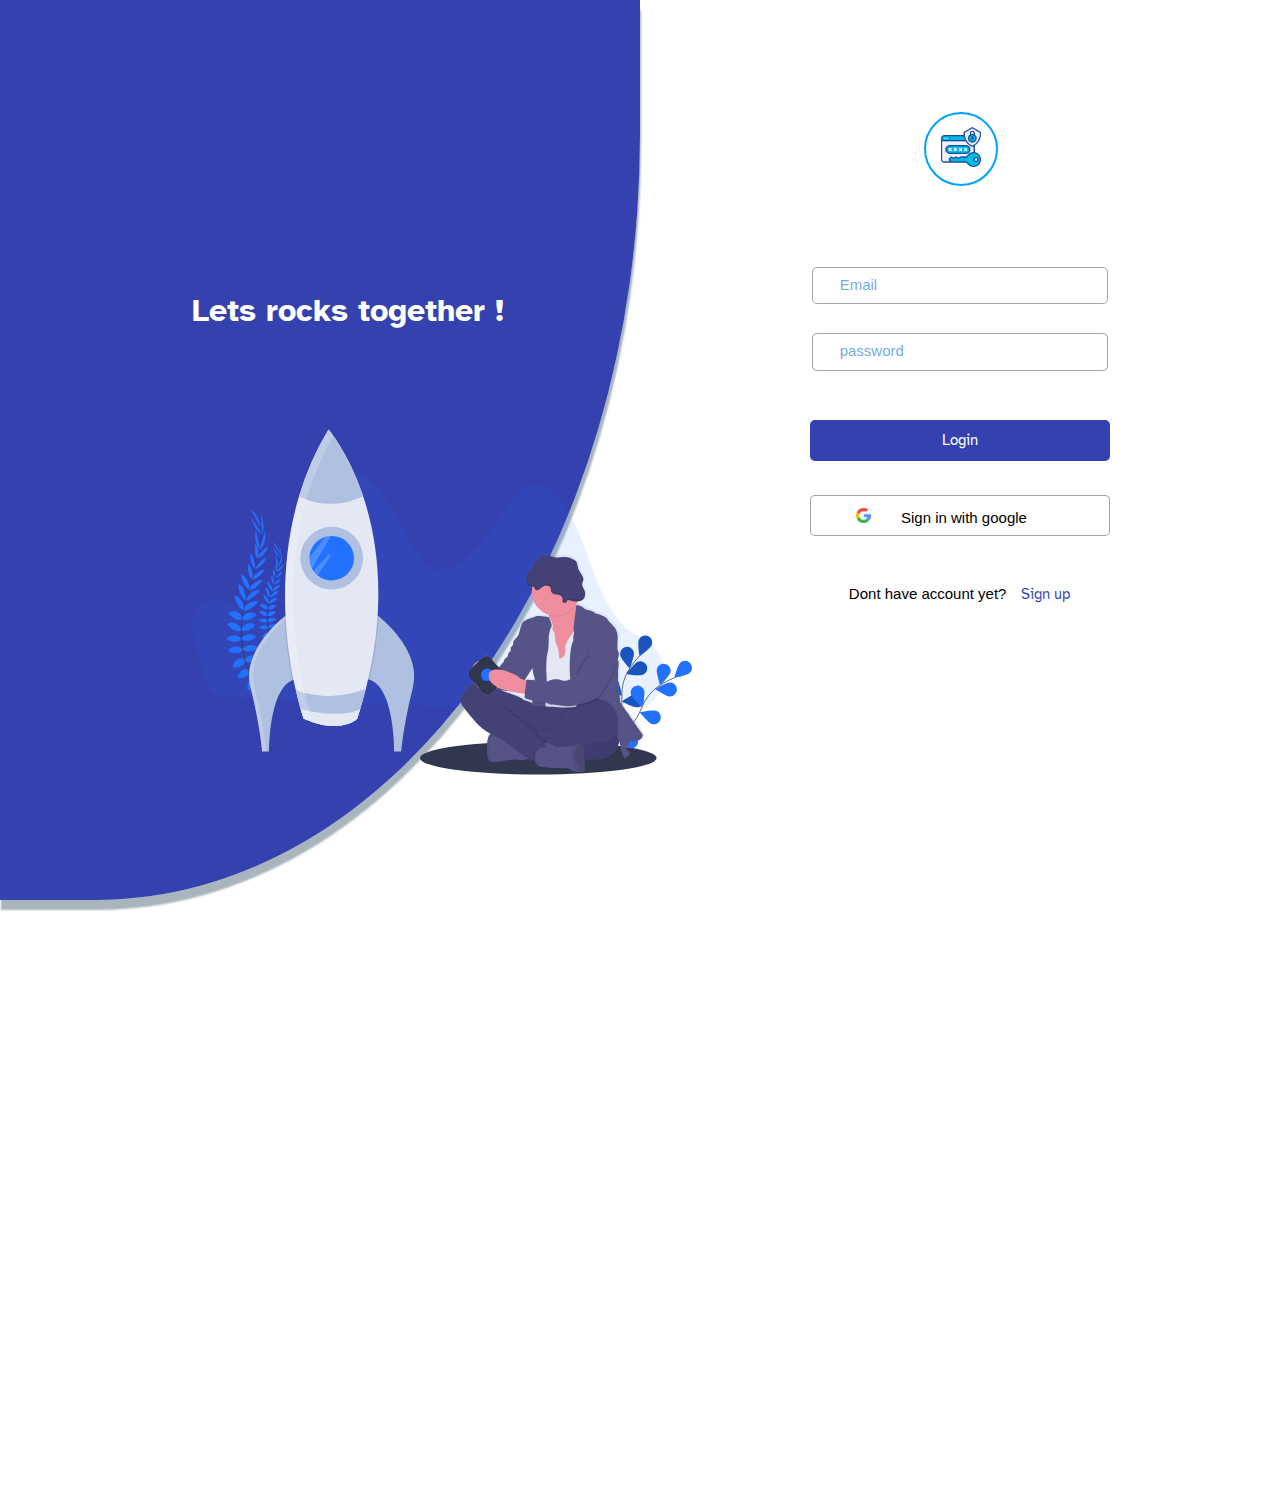
<file: login.html>
<!DOCTYPE html>
<html lang="en">
<head>
    <meta charset="UTF-8">
    <meta http-equiv="X-UA-Compatible" content="IE=edge">
    <meta name="viewport" content="width=device-width, initial-scale=1.0">
    <link rel="stylesheet" href="login.css">
    <title>Login</title>
    <link rel="shortcut icon" href="Untitled design (6).png" type="image/x-icon">
</head>
<body>
    <!-- left part of login page -->
    <div class="left">
    </div>
    <div class="right">
        <div id="logo"><img src="password.png" alt="error" width="40px" height="40px"></div>
        <input type="email" placeholder ="Email" id="email">
        <input type="password" placeholder ="password"  id="password">
        <button class="login"><a href="index.html">Login</a></button>
        <button class="login" id="google"><img src="search.png" alt="error" id="g" height="15px" width="15px">Sign in with google</button>       
        <footer>Dont have account yet? <label for="check"><a href="signup.html">Sign up</a></footer></label>
    </div>
   <div id="images">
      <h1>Lets rocks together !</h1>
      <img src="log.svg" alt="error" width="500em" height="500em">
    </div>
</body>
</html>
</file>
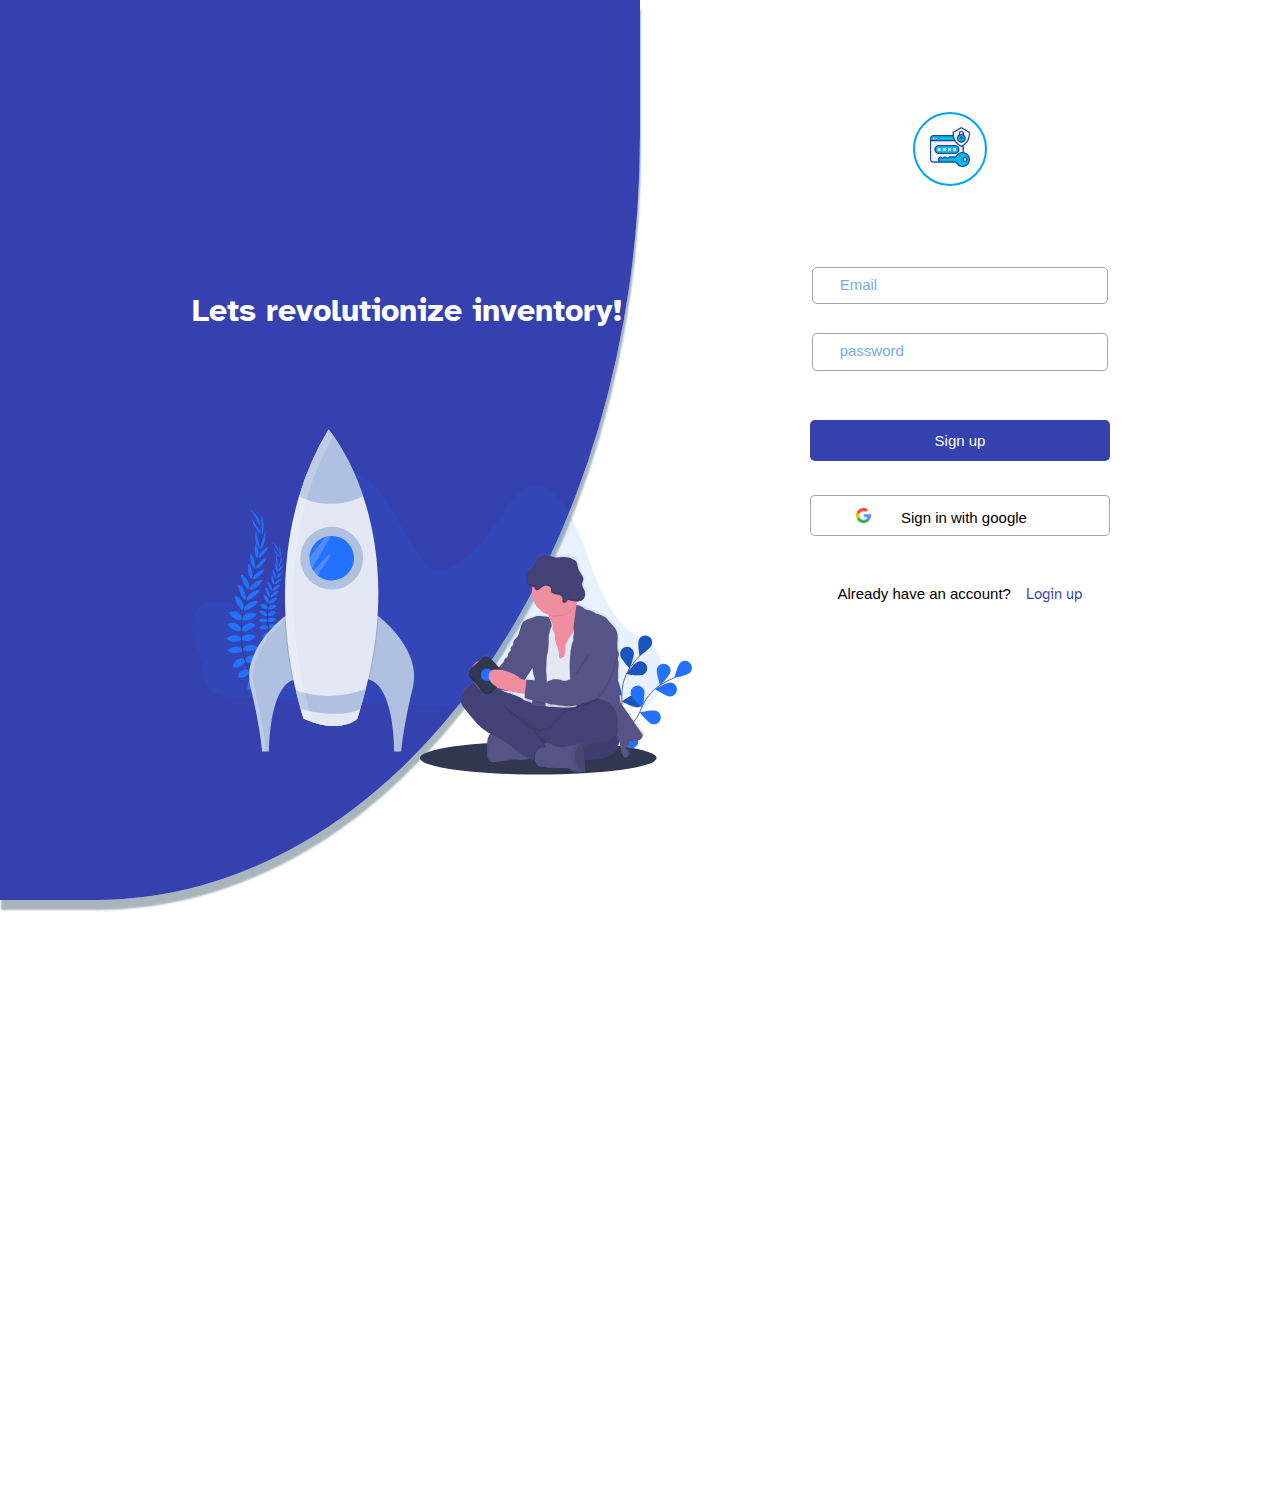
<file: signup.html>
<!DOCTYPE html>
<html lang="en">
<head>
    <meta charset="UTF-8">
    <meta http-equiv="X-UA-Compatible" content="IE=edge">
    <meta name="viewport" content="width=device-width, initial-scale=1.0">
    <link rel="stylesheet" href="signup.css">
    <title>Signup</title>
    <link rel="shortcut icon" href="Untitled design (6).png" type="image/x-icon">
</head>
<body>
    <!-- left part of login page -->
    <div class="left">
    </div>
    <div class="right">
        <div id="logo"><img src="password.png" alt="error" width="40px" height="40px"></div>
        <input type="email" placeholder ="Email" id="email">
        <input type="password" placeholder ="password"  id="password">
        <button class="login">Sign up</button>
        <button class="login" id="google"><img src="search.png" alt="error" id="g" height="15px" width="15px">Sign in with google</button>       
        <footer>Already have an account? <label for="check"><a href="login.html">Login up</a></footer></label>
    </div>
   <div id="images">
      <h1>Lets revolutionize inventory!</h1>
      <img src="log.svg" alt="error" width="500em" height="500em">
    </div>
</body>
</html>
</file>
<file: login.css>
@import url("https://fonts.googleapis.com/css2?family=Atkinson+Hyperlegible:wght@400;700&display=swap");
* {
  font-family: "Atkinson Hyperlegible", sans-serif;
}
.login a{
    text-decoration: none;
    color: white;
}
body{
    overflow: hidden;
    margin: 0;
}
.container {
    position: absolute;
    display: flex;
    width: 100%;
    height: 100%;
    background-color: #ffffff;
    overflow: hidden;
    top: 0;
  }
  
.left{  
    position: absolute;
    display: flex;
    justify-content: center;
    top: 0;
    width: 50%;
    height: 100%;
    box-shadow: 1px 10px 2px rgba(130, 148, 159, 0.696);
    border-bottom-right-radius: 85%;
    background-color:  #06159dcf;
    opacity: 100%;
    overflow: hidden;
    z-index: 1;
}
.right span{
   position: absolute;
   left: 42em;
    background-color: #0008ff;
    top: 1em;
    padding: 10px;
}
.right span a{
  text-decoration: none;
  color: #ffffff;
}
.left span{
  position: relative;
  top: 40%;
  font-family: sans-serif;
  font-size: 25px;
  color: white;
  display: none;
}

.left::before
{
    content: '';
    position: absolute;
    top: -50%;
    left: -50%;
    width: 200%;
    height: 200%;
    background: linear-gradient(45deg, #00ff22, #00ffff, #0008ff, #ff00ff);
    opacity: 0;
    animation: neon-border 5s linear infinite;
}
  
  @keyframes neon-border {
    0% {
      transform: rotate(0);
      opacity: 0;
    }
    50% {
      transform: rotate(180deg);
      opacity: 1;
    }
    100% {
      transform: rotate(360deg);
      opacity: 0;
    }
  }
.right{  
    box-sizing: border-box;
    position: absolute;
    display: flex;
    width: 50%;
    height: 100%;
    left:50%;
    top: 0px;  
    right: 0px;
    justify-content: center;
}

.right input
{
box-sizing: border-box;
position: absolute;
top: 20em; 
width: 22.2em;
height: 2.8em;
background-color: rgba(255, 255, 255, 0);
border: 1px solid rgba(9, 9, 9, 0.37);
border-radius: 5px;
padding-left: 2em;

}
input:hover {
    transform: scale(1.02);
    border-color: #00eaff9c;
    transition: all 0.3s ease-in-out;
  }
::placeholder{
    color: rgba(0, 105, 217, 0.587);
    font-family:  sans-serif;
    font-size: 15px;
}
#password
{
    margin-top: 5em;
}
.right .login{
position: absolute;
top : 28em;
width: 20em;
height: 2.7em;
background: rgba(6, 21, 157, 0.81);
border-radius: 5px;
border: none;
color: white;
font-size: 15px;
font-family:  sans-serif;
}
button:hover 
{
   transform: scale(1.02);
    background-color: hsla(212, 100%, 50%, 0.612);
    transition: background-color 0.3s ease, color 0.3s ease;
}
#google
{
    background-color: rgb(255, 255, 255);
    color: black;
    border: 1px solid rgba(9, 9, 9, 0.37);
    border-radius: 5px;
    top: 33em;
    text-align: left;
    padding-left: 2em;
    padding-bottom: 0.5em;
}
#google:hover{
  border:1px solid #00bfff;
}
#g
{
  margin-left: 1em;
  margin-top: 0.6em;
  margin-right: 2em;
}
footer
{
    position: relative;
    top: 39em;
    right: 2.5em;
    font-size: 15px;
    font-family:  sans-serif;
}
footer a{
    text-decoration: none;
    color:rgba(6, 21, 157, 0.81);
    margin-left: 0.7em;
}
footer a:hover{
  color:#00bfff;
  font-size: 16px;
  transition: 0.3s ease-out;
}
#logo
{
    position: relative;
    display: flex;
    justify-content: center;
    width: 70px;
    height: 70px;
    border-radius: 5em;
    left: 7em;
    top: 7em;
    border: 2px solid #00a2ff;
    overflow: hidden;
}
#logo:hover 
{
    transform: scale(1.2);
    border-color: #00d9ff;
    transition: all 0.3s ease-in-out;
}
  #logo::before
{
    content: '';
    position: absolute;
    top: -50%;
    left: -50%;
    width: 200%;
    height: 200%;
    background: linear-gradient(45deg, #00ff22, #00ffff, #0008ff, #ff00ff);
    opacity: 0;
    animation: neon-border 2s linear infinite;
}
  
  @keyframes neon-border {
    0% {
      transform: rotate(0);
      opacity: 0;
    }
    50% {
      transform: rotate(180deg);
      opacity: 1;
    }
    100% {
      transform: rotate(360deg);
      opacity: 0;
    }
  }
#logo img{
    position: absolute;
    top:0.8em;
}
#confirm_password{
  margin-top: 10em;
}
#images{
  position: absolute;
  z-index: 2;
  top: 30%;
  left:15%;
  font-family: Arial, Helvetica, sans-serif;
  color: white;
}
  .right .Signup{
    position: relative;
    top : 32em;
    left: 35%;
    width: 20em;
    height: 2.7em;
    background: rgba(6, 21, 157, 0.81);
    border-radius: 5px;
    border: none;
    color: white;
    font-size: 15px;
    font-family: cursive;
    
    }
    #sgoogle{
    position: absolute;
    background-color: rgb(255, 255, 255);
    color: black;
    border: 1px solid rgba(9, 9, 9, 0.37);
    border-radius: 5px;
    top: 38em;
    text-align: left;
    padding-left: 2em;
    padding-bottom: 0.5em;
    }
    #signup_footer{
      top: 42em;
    }

  /*FOR TABS */
    @media (max-width:900px)
    {
      #images{
        left:5%;
      }
    }  
    @media (max-width:800px)
    {
      .left span{
        display: block;
      }
      .left{  
        width: 100%;
        height: 10em;
        border-bottom-right-radius: 50%;
        box-shadow: 2px 5px 3px #aaaaaa;
        background-color:  #06159dcf;
      }
      .right{
        width: 100%;
        left: 0;
      }
      #images{
        display: none;
      }
      .right input{
        top:21em;
      }
      #logo
      {
        top:11em;
      }
      .left::before 
      {
        display: none;
      }
      .right input i{
        position: relative; 
        top: 18.2em; 
        color:rgb(35, 123, 123);
        left:12em
      }
    } 

  /*FOR MOBILE SCREEN */ 
  @media (max-width:450px){
    .left span{
      display: block;
    }
    .left{  
      width: 100%;
      height: 10em;
      border-bottom-right-radius: 50%;
      box-shadow: 2px 5px 3px #aaaaaa;
      background-color:  #06159dda;
    }
  #images {
    display:none;
  }
  .right{
    width:100%;
    left:0;
  }
  
   footer{
    top:40em;
    font-size:14px ;
   }
   .left::before 
   {
    display: none;
   }
  
  }
</file>
<file: signup.css>
@import url("https://fonts.googleapis.com/css2?family=Atkinson+Hyperlegible:wght@400;700&display=swap");
* {
  font-family: "Atkinson Hyperlegible", sans-serif;
}

body{
    overflow: hidden;
    margin: 0;
}
.container {
    position: absolute;
    display: flex;
    width: 100%;
    height: 100%;
    background-color: #ffffff;
    overflow: hidden;
    top: 0;
  }
  
.left{  
    position: absolute;
    display: flex;
    justify-content: center;
    top: 0;
    width: 50%;
    height: 100%;
    box-shadow: 1px 10px 2px rgba(130, 148, 159, 0.696);
    border-bottom-right-radius: 85%;
    background-color:  #06159dcf;
    opacity: 100%;
    overflow: hidden;
    z-index: 1;
}
.right span{
   position: absolute;
   left: 42em;
    background-color: #0008ff;
    top: 1em;
    padding: 10px;
}
.right span a{
  text-decoration: none;
  color: #ffffff;
}
.left span{
  position: relative;
  top: 40%;
  font-family: sans-serif;
  font-size: 25px;
  color: white;
  display: none;
}

.left::before
{
    content: '';
    position: absolute;
    top: -50%;
    left: -50%;
    width: 200%;
    height: 200%;
    background: linear-gradient(45deg, #00ff22, #00ffff, #0008ff, #ff00ff);
    opacity: 0;
    animation: neon-border 5s linear infinite;
}
  
  @keyframes neon-border {
    0% {
      transform: rotate(0);
      opacity: 0;
    }
    50% {
      transform: rotate(180deg);
      opacity: 1;
    }
    100% {
      transform: rotate(360deg);
      opacity: 0;
    }
  }
.right{  
    box-sizing: border-box;
    position: absolute;
    display: flex;
    width: 50%;
    height: 100%;
    left:50%;
    top: 0px;  
    right: 0px;
    justify-content: center;
}

.right input
{
box-sizing: border-box;
position: absolute;
top: 20em; 
width: 22.2em;
height: 2.8em;
background-color: rgba(255, 255, 255, 0);
border: 1px solid rgba(9, 9, 9, 0.37);
border-radius: 5px;
padding-left: 2em;

}
input:hover {
    transform: scale(1.02);
    border-color: #00eaff9c;
    transition: all 0.3s ease-in-out;
  }
::placeholder{
    color: rgba(0, 105, 217, 0.587);
    font-family:  sans-serif;
    font-size: 15px;
}
#password
{
    margin-top: 5em;
}
.right .login{
position: absolute;
top : 28em;
width: 20em;
height: 2.7em;
background: rgba(6, 21, 157, 0.81);
border-radius: 5px;
border: none;
color: white;
font-size: 15px;
font-family:  sans-serif;
}
button:hover 
{
   transform: scale(1.02);
    background-color: hsla(212, 100%, 50%, 0.612);
    transition: background-color 0.3s ease, color 0.3s ease;
}
#google
{
    background-color: rgb(255, 255, 255);
    color: black;
    border: 1px solid rgba(9, 9, 9, 0.37);
    border-radius: 5px;
    top: 33em;
    text-align: left;
    padding-left: 2em;
    padding-bottom: 0.5em;
}
#google:hover{
  border:1px solid #00bfff;
}
#g
{
  margin-left: 1em;
  margin-top: 0.6em;
  margin-right: 2em;
}
footer
{
    position: relative;
    top: 39em;
    right: 2.5em;
    font-size: 15px;
    font-family:  sans-serif;
}
footer a{
    text-decoration: none;
    color:rgba(6, 21, 157, 0.81);
    margin-left: 0.7em;
}
footer a:hover{
  color:#00bfff;
  font-size: 16px;
  transition: 0.3s ease-out;
}
#logo
{
    position: relative;
    display: flex;
    justify-content: center;
    width: 70px;
    height: 70px;
    border-radius: 5em;
    left: 7em;
    top: 7em;
    border: 2px solid #00a2ff;
    overflow: hidden;
}
#logo:hover 
{
    transform: scale(1.2);
    border-color: #00d9ff;
    transition: all 0.3s ease-in-out;
}
  #logo::before
{
    content: '';
    position: absolute;
    top: -50%;
    left: -50%;
    width: 200%;
    height: 200%;
    background: linear-gradient(45deg, #00ff22, #00ffff, #0008ff, #ff00ff);
    opacity: 0;
    animation: neon-border 2s linear infinite;
}
  
  @keyframes neon-border {
    0% {
      transform: rotate(0);
      opacity: 0;
    }
    50% {
      transform: rotate(180deg);
      opacity: 1;
    }
    100% {
      transform: rotate(360deg);
      opacity: 0;
    }
  }
#logo img{
    position: absolute;
    top:0.8em;
}
#confirm_password{
  margin-top: 10em;
}
#images{
  position: absolute;
  z-index: 2;
  top: 30%;
  left:15%;
  font-family: Arial, Helvetica, sans-serif;
  color: white;
}
  .right .Signup{
    position: relative;
    top : 32em;
    left: 35%;
    width: 20em;
    height: 2.7em;
    background: rgba(6, 21, 157, 0.81);
    border-radius: 5px;
    border: none;
    color: white;
    font-size: 15px;
    font-family: cursive;
    
    }
    #sgoogle{
    position: absolute;
    background-color: rgb(255, 255, 255);
    color: black;
    border: 1px solid rgba(9, 9, 9, 0.37);
    border-radius: 5px;
    top: 38em;
    text-align: left;
    padding-left: 2em;
    padding-bottom: 0.5em;
    }
    #signup_footer{
      top: 42em;
    }

  /*FOR TABS */
    @media (max-width:900px)
    {
      #images{
        left:5%;
      }
    }  
    @media (max-width:800px)
    {
      .left span{
        display: block;
      }
      .left{  
        width: 100%;
        height: 10em;
        border-bottom-right-radius: 50%;
        box-shadow: 2px 5px 3px #aaaaaa;
        background-color:  #06159dcf;
      }
      .right{
        width: 100%;
        left: 0;
      }
      #images{
        display: none;
      }
      .right input{
        top:21em;
      }
      #logo
      {
        top:11em;
      }
      .left::before 
      {
        display: none;
      }
      .right input i{
        position: relative; 
        top: 18.2em; 
        color:rgb(35, 123, 123);
        left:12em
      }
    } 

  /*FOR MOBILE SCREEN */ 
  @media (max-width:450px){
    .left span{
      display: block;
    }
    .left{  
      width: 100%;
      height: 10em;
      border-bottom-right-radius: 50%;
      box-shadow: 2px 5px 3px #aaaaaa;
      background-color:  #06159dda;
    }
  #images {
    display:none;
  }
  .right{
    width:100%;
    left:0;
  }
  
   footer{
    top:40em;
    font-size:14px ;
   }
   .left::before 
   {
    display: none;
   }
  
  }
</file>
